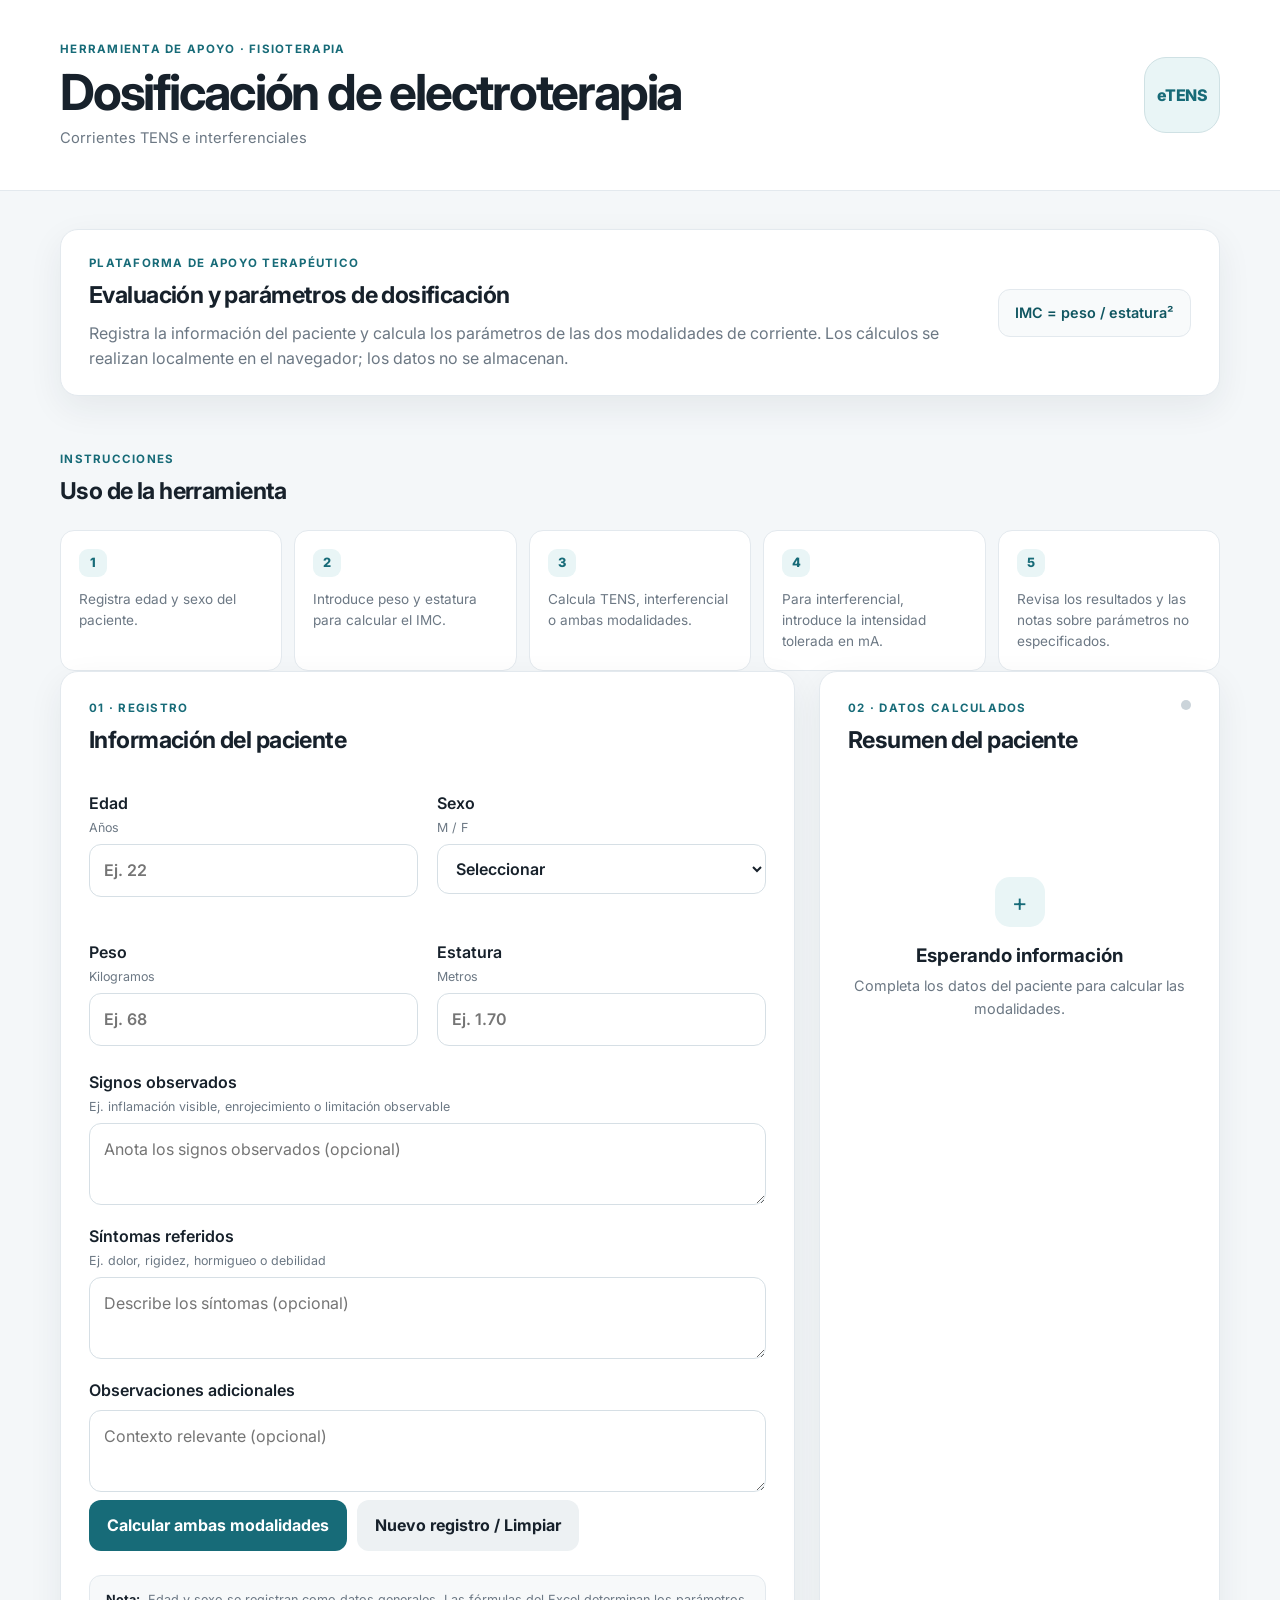
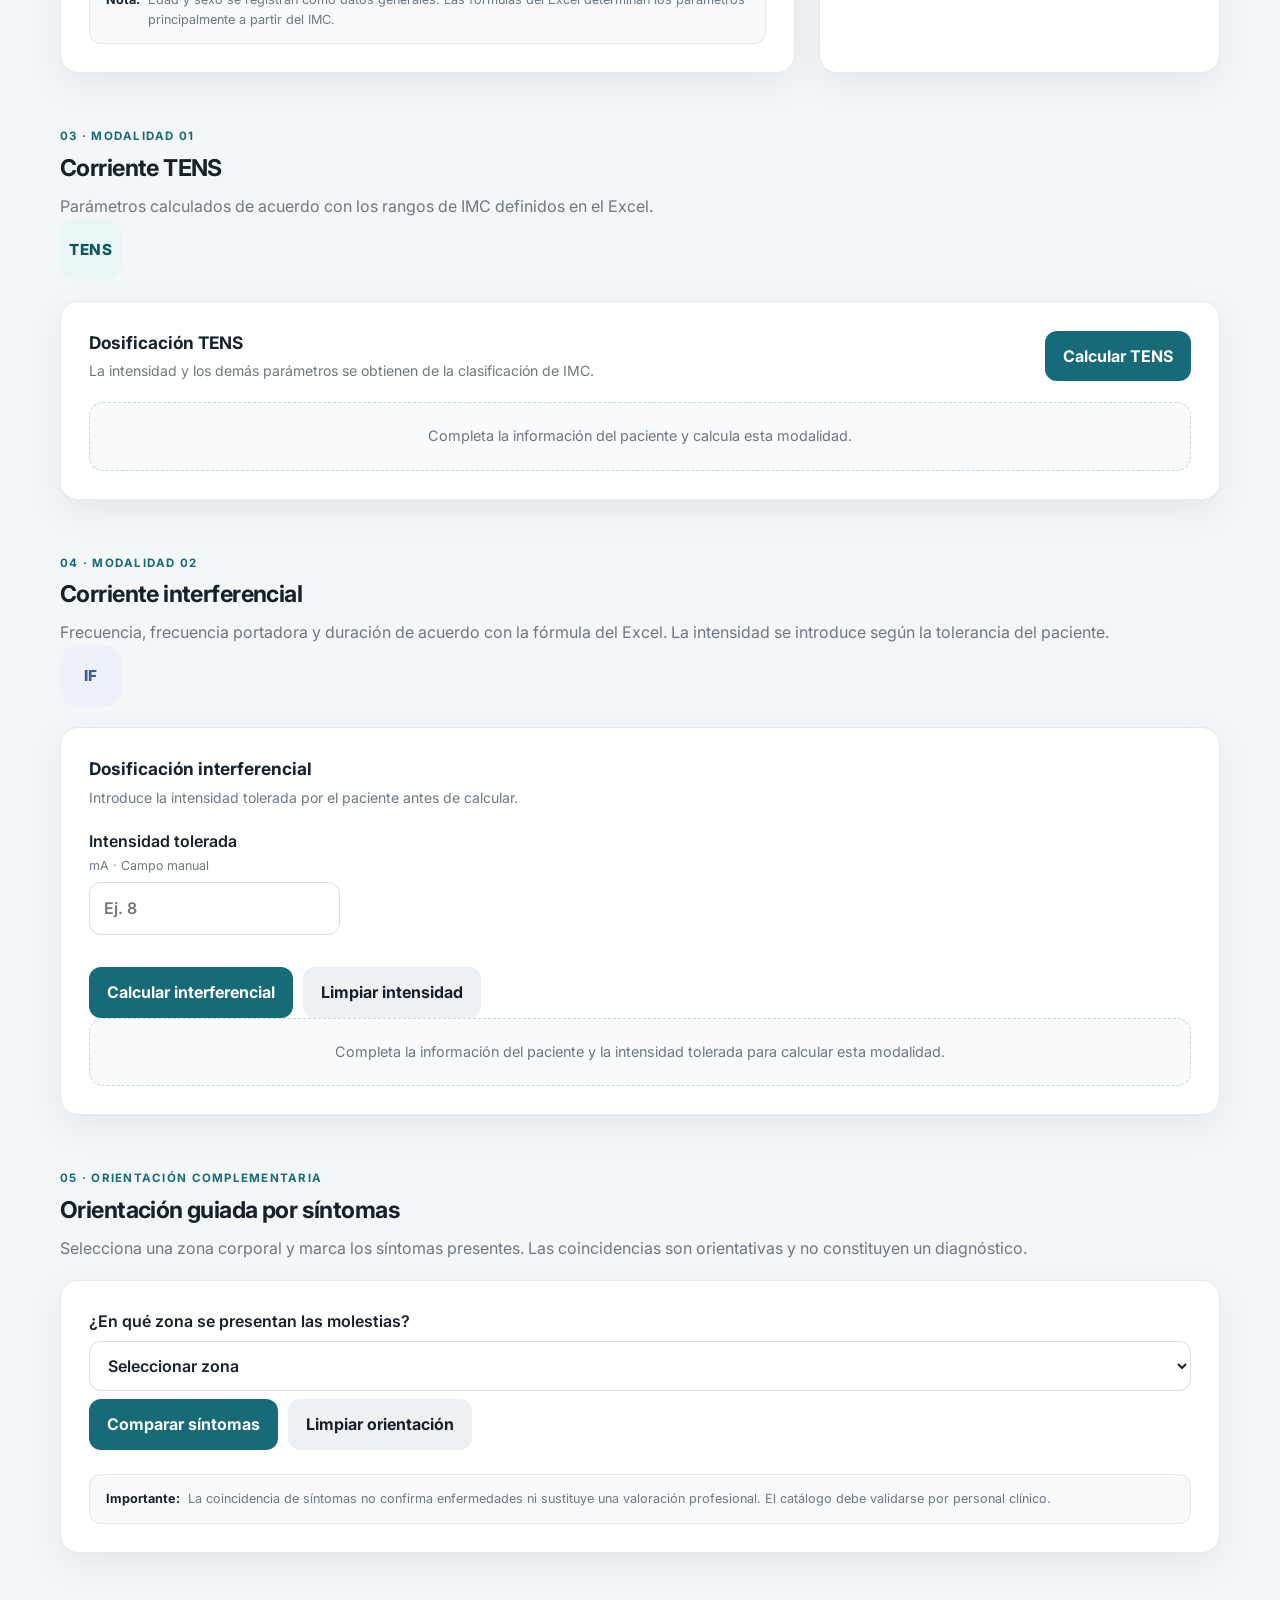
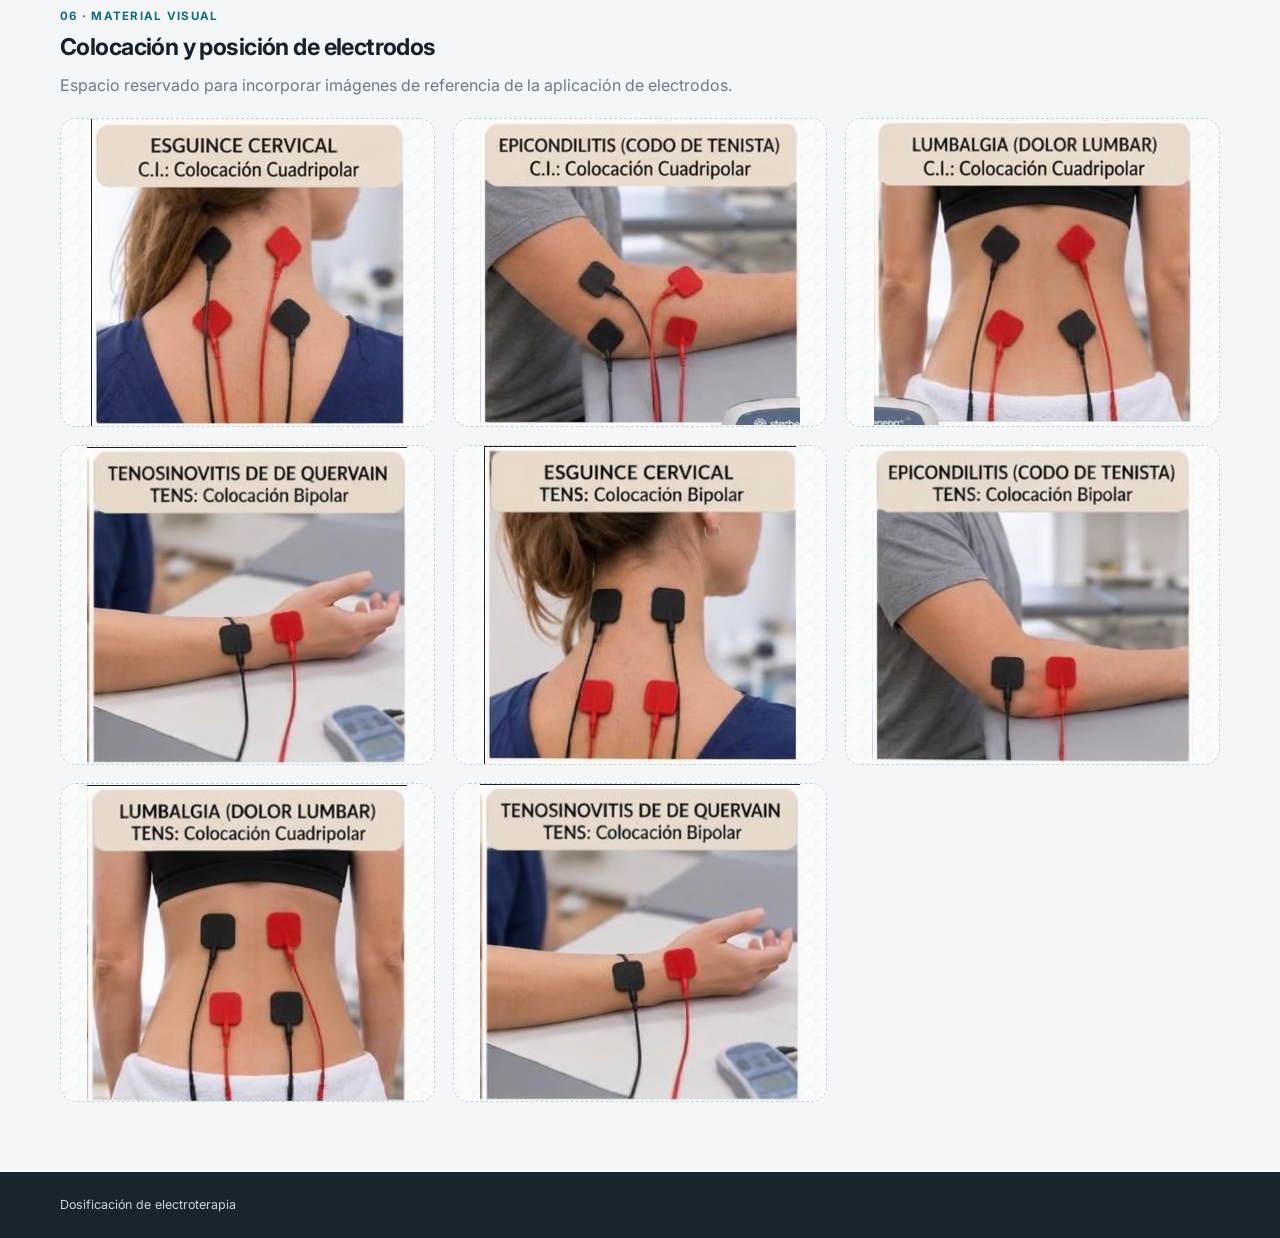
<file: index.html>
<!DOCTYPE html>
<html lang="es">

<head>
  <meta charset="UTF-8">
  <meta name="viewport" content="width=device-width, initial-scale=1.0">
  <meta name="description"
    content="Herramienta de apoyo para calcular parámetros de corrientes TENS e interferenciales.">
  <title>Electroterapia | Dosificación TENS e interferencial</title>
  <link rel="preconnect" href="https://fonts.googleapis.com">
  <link rel="preconnect" href="https://fonts.gstatic.com" crossorigin>
  <link href="https://fonts.googleapis.com/css2?family=Inter:wght@400;500;600;700&display=swap" rel="stylesheet">
  <link rel="stylesheet" href="styles.css">
</head>

<body>
  <header class="site-header">
    <div class="container header-inner">
      <div><span class="eyebrow">Herramienta de apoyo · Fisioterapia</span>
        <h1>Dosificación de electroterapia</h1>
        <p class="header-subtitle">Corrientes TENS e interferenciales</p>
      </div>
      <div class="brand-mark" aria-hidden="true">eTENS</div>
    </div>
  </header>
  <main class="container main-content">
    
    <section class="intro-card">
      <div><span class="section-kicker">Plataforma de apoyo terapéutico</span>
        <h2>Evaluación y parámetros de dosificación</h2>
        <p>Registra la información del paciente y calcula los parámetros de las dos modalidades de corriente. Los
          cálculos se realizan localmente en el navegador; los datos no se almacenan.</p>
      </div>
      <div class="formula-chip">IMC = peso / estatura²</div>
    </section>

    <section class="instructions-section">
      <div class="section-header">
        <div><span class="section-kicker">Instrucciones</span>
          <h2>Uso de la herramienta</h2>
        </div>
      </div>
      <div class="steps">
        <div class="step"><span>1</span>
          <p>Registra edad y sexo del paciente.</p>
        </div>
        <div class="step"><span>2</span>
          <p>Introduce peso y estatura para calcular el IMC.</p>
        </div>
        <div class="step"><span>3</span>
          <p>Calcula TENS, interferencial o ambas modalidades.</p>
        </div>
        <div class="step"><span>4</span>
          <p>Para interferencial, introduce la intensidad tolerada en mA.</p>
        </div>
        <div class="step"><span>5</span>
          <p>Revisa los resultados y las notas sobre parámetros no especificados.</p>
        </div>
      </div>
    </section>

    <section class="calculator-grid" id="patientSection">
      <div class="panel form-panel">
        <div class="panel-heading">
          <div><span class="section-kicker">01 · Registro</span>
            <h2>Información del paciente</h2>
          </div>
        </div>
        <form id="patientForm" novalidate>
          <div class="form-grid">
            <label class="field"><span>Edad</span><span class="field-hint">Años</span><input id="age" type="number"
                min="0" max="120" step="1" placeholder="Ej. 22" required><small class="error"
                id="ageError"></small></label>
            <label class="field"><span>Sexo</span><span class="field-hint">M / F</span><select id="sex" required>
                <option value="">Seleccionar</option>
                <option value="femenino">Femenino</option>
                <option value="masculino">Masculino</option>
              </select><small class="error" id="sexError"></small></label>
            <label class="field"><span>Peso</span><span class="field-hint">Kilogramos</span><input id="weight"
                type="number" min="1" max="500" step="0.1" placeholder="Ej. 68" required><small class="error"
                id="weightError"></small></label>
            <label class="field"><span>Estatura</span><span class="field-hint">Metros</span><input id="height"
                type="number" min="0.5" max="2.5" step="0.01" placeholder="Ej. 1.70" required><small class="error"
                id="heightError"></small></label>
          </div>
          <div class="form-grid patient-notes-grid">
            <label class="field field-full"><span>Signos observados</span><span class="field-hint">Ej. inflamación
                visible, enrojecimiento o limitación observable</span><textarea id="patientSigns" rows="2"
                placeholder="Anota los signos observados (opcional)"></textarea></label>
            <label class="field field-full"><span>Síntomas referidos</span><span class="field-hint">Ej. dolor, rigidez,
                hormigueo o debilidad</span><textarea id="patientSymptoms" rows="2"
                placeholder="Describe los síntomas (opcional)"></textarea></label>
            <label class="field field-full"><span>Observaciones adicionales</span><textarea id="patientNotes" rows="2"
                placeholder="Contexto relevante (opcional)"></textarea></label>
          </div>
          <div class="form-actions"><button class="btn btn-primary" type="submit">Calcular ambas
              modalidades</button><button class="btn btn-secondary" type="button" id="clearBtn">Nuevo registro /
              Limpiar</button></div>
        </form>
        <div class="note-box"><strong>Nota:</strong><span>Edad y sexo se registran como datos generales. Las fórmulas
            del Excel determinan los parámetros principalmente a partir del IMC.</span></div>
      </div>
      <aside class="panel summary-panel">
        <div class="panel-heading">
          <div><span class="section-kicker">02 · Datos calculados</span>
            <h2>Resumen del paciente</h2>
          </div><span class="status-dot" id="statusDot"></span>
        </div>
        <div class="empty-state" id="emptyState">
          <div class="empty-icon">+</div>
          <h3>Esperando información</h3>
          <p>Completa los datos del paciente para calcular las modalidades.</p>
        </div>
        <div class="summary-content hidden" id="summaryContent">
          <div class="bmi-card"><span>Índice de masa corporal</span><strong id="bmiValue">—</strong><span
              class="classification" id="classification">—</span></div>
          <div class="summary-list">
            <div><span>Edad</span><strong id="summaryAge">—</strong></div>
            <div><span>Sexo</span><strong id="summarySex">—</strong></div>
            <div><span>Peso</span><strong id="summaryWeight">—</strong></div>
            <div><span>Estatura</span><strong id="summaryHeight">—</strong></div>
          </div>
        </div>
      </aside>
    </section>

    <section class="modality-section" id="tensSection">
      <div class="section-header">
        <div><span class="section-kicker">03 · Modalidad 01</span>
          <h2>Corriente TENS</h2>
          <p>Parámetros calculados de acuerdo con los rangos de IMC definidos en el Excel.</p>
        </div><span class="modality-icon" aria-hidden="true">TENS</span>
      </div>
      <div class="panel modality-panel">
        <div class="modality-intro">
          <div>
            <h3>Dosificación TENS</h3>
            <p>La intensidad y los demás parámetros se obtienen de la clasificación de IMC.</p>
          </div><button class="btn btn-primary" type="button" id="calculateTensBtn">Calcular TENS</button>
        </div>
        <div class="empty-inline" id="tensEmpty">Completa la información del paciente y calcula esta modalidad.</div>
        <div class="hidden" id="tensResults">
          <div class="results-grid">
            <article class="result-card"><span class="result-label">E1 · IMC</span><strong
                id="tensBmi">—</strong><small>kg/m²</small></article>
            <article class="result-card"><span class="result-label">Clasificación</span><strong
                id="tensClass">—</strong></article>
            <article class="result-card"><span class="result-label">Frecuencia</span><strong
                id="tensFrequency">—</strong><small>Hz</small></article>
            <article class="result-card"><span class="result-label">Duración del pulso</span><strong
                id="tensPulse">—</strong><small>µs</small></article>
            <article class="result-card"><span class="result-label">Intensidad</span><strong
                id="tensIntensity">—</strong><small>mA</small></article>
            <article class="result-card"><span class="result-label">Duración de sesión</span><strong
                id="tensDuration">—</strong><small>minutos</small></article>
            <article class="result-card"><span class="result-label">Sesiones sugeridas</span><strong
                id="tensSessions">—</strong><small>sesiones</small></article>
            <article class="result-card"><span class="result-label">M1 · Resultado de intensidad</span><strong
                id="tensM1">—</strong><small>mA</small></article>
          </div>
          <div class="recommendation-card">
            <div class="recommendation-icon">i</div>
            <div><span class="result-label">Recomendación del Excel</span>
              <p id="tensRecommendation">—</p>
            </div>
          </div>
        </div>
      </div>
    </section>

    <section class="modality-section" id="interferentialSection">
      <div class="section-header">
        <div><span class="section-kicker">04 · Modalidad 02</span>
          <h2>Corriente interferencial</h2>
          <p>Frecuencia, frecuencia portadora y duración de acuerdo con la fórmula del Excel. La intensidad se introduce
            según la tolerancia del paciente.</p>
        </div><span class="modality-icon interferential-icon" aria-hidden="true">IF</span>
      </div>
      <div class="panel modality-panel">
        <div class="modality-intro">
          <div>
            <h3>Dosificación interferencial</h3>
            <p>Introduce la intensidad tolerada por el paciente antes de calcular.</p>
          </div>
        </div>
        <form id="interferentialForm" novalidate>
          <div class="form-grid interferential-input-grid">
            <label class="field"><span>Intensidad tolerada</span><span class="field-hint">mA · Campo manual</span><input
                id="interferentialIntensity" type="number" min="0.1" max="100" step="0.1" placeholder="Ej. 8"
                required><small class="error" id="interferentialIntensityError"></small></label>
          </div>
          <div class="form-actions"><button class="btn btn-primary" type="submit">Calcular
              interferencial</button><button class="btn btn-secondary" type="button" id="clearInterferentialBtn">Limpiar
              intensidad</button></div>
        </form>
        <div class="empty-inline" id="interferentialEmpty">Completa la información del paciente y la intensidad tolerada
          para calcular esta modalidad.</div>
        <div class="hidden" id="interferentialResults">
          <div class="results-grid">
            <article class="result-card"><span class="result-label">E1 · IMC</span><strong
                id="ifBmi">—</strong><small>kg/m²</small></article>
            <article class="result-card"><span class="result-label">Clasificación</span><strong id="ifClass">—</strong>
            </article>
            <article class="result-card"><span class="result-label">Frecuencia</span><strong
                id="ifFrequency">—</strong><small>Hz</small></article>
            <article class="result-card"><span class="result-label">Frecuencia portadora</span><strong
                id="ifCarrier">—</strong><small>Hz</small></article>
            <article class="result-card"><span class="result-label">Intensidad tolerada</span><strong
                id="ifIntensity">—</strong><small>mA</small></article>
            <article class="result-card"><span class="result-label">Duración de sesión</span><strong
                id="ifDuration">—</strong><small>minutos</small></article>
            <article class="result-card"><span class="result-label">Sesiones sugeridas</span><strong
                id="ifSessions">—</strong><small>sesiones</small></article>
            <article class="result-card"><span class="result-label">M1 · Resultado de intensidad</span><strong
                id="ifM1">—</strong><small>mA</small></article>
          </div>
          <div class="recommendation-card">
            <div class="recommendation-icon">i</div>
            <div><span class="result-label">Recomendación del Excel</span>
              <p id="ifRecommendation">—</p>
            </div>
          </div>
          <p class="formula-explanation" id="ifFrequencyNote"></p>
        </div>
      </div>
    </section>

    <section class="diagnosis-section" id="symptomGuideSection">
      <div class="section-header">
        <div><span class="section-kicker">05 · Orientación complementaria</span>
          <h2>Orientación guiada por síntomas</h2>
          <p>Selecciona una zona corporal y marca los síntomas presentes. Las coincidencias son orientativas y no
            constituyen un diagnóstico.</p>
        </div>
      </div>
      <div class="panel diagnosis-panel">
        <div class="form-grid"><label class="field field-full"><span>¿En qué zona se presentan las
              molestias?</span><select id="bodyZone">
              <option value="">Seleccionar zona</option>
              <option value="codo">Codo</option>
              <option value="cuello">Cuello</option>
              <option value="pulgar">Pulgar / muñeca</option>
              <option value="espalda">Espalda baja</option>
            </select></label></div>
        <div id="guidedQuestions" class="guided-questions hidden" aria-live="polite"></div>
        <div class="form-actions"><button class="btn btn-primary" type="button" id="compareSymptomsBtn">Comparar
            síntomas</button><button class="btn btn-secondary" type="button" id="clearDiagnosisBtn">Limpiar
            orientación</button></div>
        <div id="diagnosisResults" class="diagnosis-results hidden" aria-live="polite"></div>
        <div class="note-box"><strong>Importante:</strong><span>La coincidencia de síntomas no confirma enfermedades ni
            sustituye una valoración profesional. El catálogo debe validarse por personal clínico.</span></div>
      </div>
    </section>

    <section class="electrodes-section">
      <div class="section-header">
        <div><span class="section-kicker">06 · Material visual</span>
          <h2>Colocación y posición de electrodos</h2>
          <p>Espacio reservado para incorporar imágenes de referencia de la aplicación de electrodos.</p>
        </div>
      </div>
      <div class="image-grid">
        <figure class="image-placeholder">
          <div class="placeholder-icon"><img src="assets/images/CI5.png" alt="" srcset=""></div>
          <!--<figcaption><strong>Imagen 03</strong><span>Referencia adicional</span></figcaption>-->
        </figure>
        <figure class="image-placeholder">
          <div class="placeholder-icon"><img src="assets/images/CI6.png" alt="" srcset=""></div>
          <!--<figcaption><strong>Imagen 02</strong><span>Posición / zona de aplicación</span></figcaption>-->
        </figure>
        <figure class="image-placeholder">
          <div class="placeholder-icon"><img src="assets/images/CI7.png" alt="" srcset=""></div>
          <!--<figcaption><strong>Imagen 03</strong><span>Referencia adicional</span></figcaption>-->
        </figure>
        <figure class="image-placeholder">
          <div class="placeholder-icon"><img src="assets/images/TENS8.png" alt="" srcset=""></div>
          <!--<figcaption><strong>Imagen 02</strong><span>Posición / zona de aplicación</span></figcaption>-->
        </figure>
        <figure class="image-placeholder">
          <div class="placeholder-icon"><img src="assets/images/TENS5.png" alt="" srcset=""></div>
          <!--<figcaption><strong>Imagen 03</strong><span>Referencia adicional</span></figcaption>-->
        </figure>
        <figure class="image-placeholder">
          <div class="placeholder-icon"><img src="assets/images/TENS6.png" alt="" srcset=""></div>
          <!--<figcaption><strong>Imagen 03</strong><span>Referencia adicional</span></figcaption>-->
        </figure>
        <figure class="image-placeholder">
          <div class="placeholder-icon"><img src="assets/images/TENS7.png" alt="" srcset=""></div>
          <!--<figcaption><strong>Imagen 03</strong><span>Referencia adicional</span></figcaption>-->
        </figure>
        <figure class="image-placeholder">
          <div class="placeholder-icon"><img src="assets/images/TENS8.png" alt="" srcset=""></div>
          <!--<figcaption><strong>Imagen 03</strong><span>Referencia adicional</span></figcaption>-->
        </figure>
      </div>
    </section>
  </main>
  <footer class="site-footer">
    <div class="container"><span>Dosificación de electroterapia</span><span></span></div>
  </footer>
  <script src="script.js"></script>
</body>

</html>
</file>
<file: styles.css>
:root {
  --bg: #f4f7f9;
  --surface: #ffffff;
  --surface-soft: #f8fafb;
  --text: #17212b;
  --muted: #6c7884;
  --line: #e3e9ee;
  --primary: #176b78;
  --primary-dark: #105661;
  --primary-soft: #e9f5f6;
  --shadow: 0 12px 35px rgba(25, 45, 60, .07);
  --radius: 18px;
}

* { box-sizing: border-box; }

html { scroll-behavior: smooth; }

body {
  margin: 0;
  font-family: "Inter", system-ui, -apple-system, BlinkMacSystemFont, "Segoe UI", sans-serif;
  color: var(--text);
  background: var(--bg);
  line-height: 1.55;
}

button, input, select { font: inherit; }

.container {
  width: min(1160px, calc(100% - 40px));
  margin-inline: auto;
}

.site-header {
  background: var(--surface);
  border-bottom: 1px solid var(--line);
}

.header-inner {
  min-height: 190px;
  display: flex;
  align-items: center;
  justify-content: space-between;
  gap: 30px;
}

.eyebrow, .section-kicker {
  display: block;
  color: var(--primary);
  text-transform: uppercase;
  letter-spacing: .11em;
  font-size: .72rem;
  font-weight: 700;
}

h1, h2, h3, p { margin-top: 0; }

h1 {
  margin: 8px 0 8px;
  font-size: clamp(2rem, 4vw, 3.1rem);
  line-height: 1.05;
  letter-spacing: -.045em;
}

.header-inner p {
  margin: 0;
  max-width: 680px;
  color: var(--muted);
}

.brand-mark {
  width: 76px;
  height: 76px;
  border: 1px solid #cfe1e4;
  border-radius: 22px;
  display: grid;
  place-items: center;
  color: var(--primary);
  font-weight: 800;
  letter-spacing: -.04em;
  background: var(--primary-soft);
}

.main-content { padding: 38px 0 70px; }

.intro-card {
  padding: 25px 28px;
  background: var(--surface);
  border: 1px solid var(--line);
  border-radius: var(--radius);
  box-shadow: var(--shadow);
  display: flex;
  align-items: center;
  justify-content: space-between;
  gap: 25px;
  margin-bottom: 24px;
}

.intro-card h2, .panel h2, .section-header h2 {
  margin: 5px 0 7px;
  font-size: 1.45rem;
  letter-spacing: -.025em;
}

.intro-card p, .section-header p {
  margin: 0;
  color: var(--muted);
}

.formula-chip {
  flex: 0 0 auto;
  padding: 12px 16px;
  border-radius: 12px;
  background: var(--surface-soft);
  border: 1px solid var(--line);
  font-size: .9rem;
  font-weight: 600;
  color: var(--primary-dark);
}

.calculator-grid {
  display: grid;
  grid-template-columns: minmax(0, 1.65fr) minmax(310px, .9fr);
  gap: 24px;
}

.panel {
  background: var(--surface);
  border: 1px solid var(--line);
  border-radius: var(--radius);
  box-shadow: var(--shadow);
  padding: 28px;
}

.panel-heading {
  display: flex;
  justify-content: space-between;
  align-items: flex-start;
  margin-bottom: 25px;
}

.form-grid {
  display: grid;
  grid-template-columns: repeat(2, 1fr);
  gap: 19px;
}

.field {
  display: flex;
  flex-direction: column;
  gap: 7px;
  font-weight: 600;
}

.field-hint {
  color: var(--muted);
  font-size: .78rem;
  font-weight: 400;
  margin-top: -5px;
}

.field input, .field select {
  width: 100%;
  border: 1px solid #d6dfe5;
  border-radius: 12px;
  padding: 13px 14px;
  outline: none;
  background: #fff;
  color: var(--text);
  transition: border .18s, box-shadow .18s;
}

.field input:focus, .field select:focus {
  border-color: var(--primary);
  box-shadow: 0 0 0 4px rgba(23, 107, 120, .1);
}

.error {
  min-height: 17px;
  color: #b23b3b;
  font-size: .75rem;
  font-weight: 500;
}

.form-actions {
  display: flex;
  gap: 10px;
  margin-top: 8px;
}

.btn {
  border: 0;
  border-radius: 12px;
  padding: 13px 18px;
  cursor: pointer;
  font-weight: 700;
  transition: transform .15s, background .15s;
}

.btn:hover { transform: translateY(-1px); }

.btn-primary {
  color: #fff;
  background: var(--primary);
}

.btn-primary:hover { background: var(--primary-dark); }

.btn-secondary {
  color: var(--text);
  background: #edf1f3;
}

.note-box {
  display: flex;
  gap: 8px;
  margin-top: 24px;
  padding: 14px 16px;
  border-radius: 12px;
  background: #f7f9fa;
  color: var(--muted);
  font-size: .79rem;
  border: 1px solid var(--line);
}

.note-box strong { color: var(--text); }

.status-dot {
  width: 10px;
  height: 10px;
  border-radius: 50%;
  background: #cbd4da;
}

.status-dot.active { background: var(--primary); }

.empty-state {
  min-height: 315px;
  display: grid;
  place-content: center;
  text-align: center;
  color: var(--muted);
}

.empty-icon {
  width: 50px;
  height: 50px;
  margin: 0 auto 14px;
  display: grid;
  place-items: center;
  border-radius: 15px;
  color: var(--primary);
  background: var(--primary-soft);
  font-size: 1.5rem;
}

.empty-state h3 {
  margin-bottom: 5px;
  color: var(--text);
}

.empty-state p { margin: 0; font-size: .9rem; }

.hidden { display: none !important; }

.bmi-card {
  padding: 21px;
  border-radius: 15px;
  background: var(--primary-soft);
  border: 1px solid #d6ebed;
}

.bmi-card > span:first-child {
  display: block;
  color: var(--muted);
  font-size: .78rem;
}

.bmi-card strong {
  display: block;
  font-size: 2.65rem;
  line-height: 1.1;
  margin: 6px 0;
  letter-spacing: -.05em;
}

.classification {
  color: var(--primary-dark);
  font-weight: 700;
}

.summary-list {
  margin-top: 18px;
  border-top: 1px solid var(--line);
}

.summary-list div {
  display: flex;
  justify-content: space-between;
  gap: 15px;
  padding: 13px 0;
  border-bottom: 1px solid var(--line);
  font-size: .87rem;
}

.summary-list span { color: var(--muted); }

.results-section, .electrodes-section, .instructions-section {
  margin-top: 55px;
}

.section-header { margin-bottom: 20px; }

.results-grid {
  display: grid;
  grid-template-columns: repeat(4, 1fr);
  gap: 14px;
}

.result-card {
  background: var(--surface);
  border: 1px solid var(--line);
  border-radius: 15px;
  padding: 19px;
  box-shadow: 0 7px 25px rgba(25, 45, 60, .04);
  min-height: 130px;
}

.result-label {
  display: block;
  color: var(--muted);
  font-size: .73rem;
  font-weight: 700;
  text-transform: uppercase;
  letter-spacing: .06em;
}

.result-card strong {
  display: block;
  margin-top: 10px;
  font-size: 1.55rem;
  line-height: 1.2;
  letter-spacing: -.03em;
}

.result-card small {
  display: block;
  margin-top: 4px;
  color: var(--muted);
}

.recommendation-card {
  margin-top: 14px;
  display: flex;
  gap: 14px;
  align-items: flex-start;
  padding: 21px;
  border: 1px solid #d8e9eb;
  border-radius: 15px;
  background: var(--primary-soft);
}

.recommendation-icon {
  flex: 0 0 32px;
  height: 32px;
  display: grid;
  place-items: center;
  border-radius: 50%;
  background: #fff;
  color: var(--primary);
  font-weight: 800;
}

.recommendation-card p { margin: 7px 0 0; }

.image-grid {
  display: grid;
  grid-template-columns: repeat(3, 1fr);
  gap: 18px;
}

.image-placeholder {
  margin: 0;
  min-height: 260px;
  border: 1.5px dashed #c7d2d8;
  border-radius: 16px;
  background: var(--surface);
  display: flex;
  flex-direction: column;
  overflow: hidden;
}

.placeholder-icon {
  flex: 1;
  min-height: 190px;
  display: grid;
  place-items: center;
  color: #9ba8b0;
  background:
    linear-gradient(135deg, #f5f8f9 25%, transparent 25%) 0 0 / 18px 18px,
    linear-gradient(315deg, #f5f8f9 25%, transparent 25%) 0 0 / 18px 18px,
    #fafcfc;
  font-weight: 800;
  letter-spacing: .12em;
}

.image-placeholder figcaption {
  padding: 14px 16px;
  border-top: 1px solid var(--line);
  display: flex;
  flex-direction: column;
  gap: 2px;
}

.image-placeholder figcaption span {
  color: var(--muted);
  font-size: .82rem;
}

.media-note {
  margin-top: 14px;
  padding: 13px 15px;
  border-radius: 11px;
  background: var(--surface);
  border: 1px solid var(--line);
  color: var(--muted);
  font-size: .8rem;
}

code {
  padding: 2px 5px;
  border-radius: 5px;
  background: #eef2f4;
  color: var(--text);
}

.steps {
  display: grid;
  grid-template-columns: repeat(5, 1fr);
  gap: 12px;
}

.step {
  padding: 18px;
  border-radius: 14px;
  border: 1px solid var(--line);
  background: var(--surface);
}

.step span {
  display: grid;
  place-items: center;
  width: 28px;
  height: 28px;
  margin-bottom: 12px;
  border-radius: 9px;
  background: var(--primary-soft);
  color: var(--primary);
  font-weight: 800;
  font-size: .8rem;
}

.step p { margin: 0; font-size: .85rem; color: var(--muted); }

.step strong { color: var(--text); }

.source-note {
  margin-top: 38px;
  padding: 18px 20px;
  border-left: 3px solid var(--primary);
  background: var(--surface);
  border-radius: 0 12px 12px 0;
  color: var(--muted);
  font-size: .82rem;
}

.source-note strong { color: var(--text); }

.site-footer {
  background: #18252c;
  color: #cbd5da;
  padding: 23px 0;
  font-size: .78rem;
}

.site-footer .container {
  display: flex;
  justify-content: space-between;
  gap: 20px;
}

@media (max-width: 900px) {
  .calculator-grid { grid-template-columns: 1fr; }
  .results-grid { grid-template-columns: repeat(2, 1fr); }
  .steps { grid-template-columns: repeat(2, 1fr); }
}

@media (max-width: 650px) {
  .container { width: min(100% - 24px, 1160px); }
  .header-inner { min-height: 155px; }
  .brand-mark { display: none; }
  .intro-card { flex-direction: column; align-items: flex-start; }
  .form-grid, .image-grid, .results-grid, .steps { grid-template-columns: 1fr; }
  .panel { padding: 21px; }
  .form-actions { flex-direction: column; }
  .btn { width: 100%; }
  .site-footer .container { flex-direction: column; }
}


/* Nuevas secciones: registro de signos/síntomas, orientación guiada y AMF */
.field textarea {
  width: 100%; min-height: 82px; resize: vertical; border: 1px solid #d6dfe5;
  border-radius: 12px; padding: 13px 14px; outline: none; background: #fff; color: var(--text);
  font: inherit; font-weight: 400; transition: border .18s, box-shadow .18s;
}
.field textarea:focus { border-color: var(--primary); box-shadow: 0 0 0 4px rgba(23, 107, 120, .1); }
.field-full { grid-column: 1 / -1; }
.diagnosis-section, .amf-section { margin-top: 55px; }
.diagnosis-panel, .amf-panel { max-width: 100%; }
.guided-questions { margin-top: 22px; padding-top: 22px; border-top: 1px solid var(--line); }
.guided-questions h3 { margin-bottom: 8px; font-size: 1.05rem; }
.guided-questions > p { color: var(--muted); font-size: .88rem; }
.symptom-grid { display: grid; grid-template-columns: repeat(2, minmax(0, 1fr)); gap: 10px; margin-top: 15px; }
.symptom-option { display: flex; align-items: flex-start; gap: 10px; padding: 13px 14px; border: 1px solid var(--line); border-radius: 12px; background: var(--surface-soft); cursor: pointer; font-size: .9rem; font-weight: 500; }
.symptom-option input { margin-top: 5px; accent-color: var(--primary); }
.symptom-option:has(input:checked) { border-color: var(--primary); background: var(--primary-soft); }
.diagnosis-results { margin-top: 22px; padding-top: 22px; border-top: 1px solid var(--line); }
.diagnosis-results h3 { margin-bottom: 8px; }
.result-match { margin-top: 12px; padding: 16px; border: 1px solid var(--line); border-radius: 13px; background: var(--surface-soft); }
.result-match-head { display: flex; align-items: flex-start; justify-content: space-between; gap: 15px; }
.match-score { flex: 0 0 auto; padding: 5px 9px; border-radius: 999px; background: var(--primary-soft); color: var(--primary-dark); font-size: .78rem; font-weight: 700; }
.result-match p { margin: 8px 0 0; color: var(--muted); font-size: .88rem; }
.amf-result { margin-top: 20px; padding: 20px; border-radius: 14px; background: var(--primary-soft); border: 1px solid #d6ebed; }
.amf-result span { display: block; color: var(--muted); font-size: .82rem; }
.amf-result strong { display: block; margin-top: 4px; color: var(--primary-dark); font-size: 2rem; }
.formula-explanation { margin: 16px 0 0; color: var(--muted); font-size: .85rem; }
@media (max-width: 650px) { .symptom-grid { grid-template-columns: 1fr; } .result-match-head { flex-direction: column; } }

/* Identidad visual de las dos modalidades de electroterapia */
.header-subtitle { margin: 4px 0 0; color: #d4e5e8; font-size: .92rem; }
.modality-section { margin-top: 55px; }
.modality-icon { display: grid; place-items: center; flex: 0 0 auto; width: 62px; height: 62px; border-radius: 18px; background: var(--primary-soft); color: var(--primary-dark); font-size: .95rem; font-weight: 800; letter-spacing: .04em; }
.interferential-icon { background: #edf2fa; color: #405d88; }
.modality-panel { padding: 28px; }
.modality-intro { display: flex; justify-content: space-between; align-items: center; gap: 18px; margin-bottom: 20px; }
.modality-intro h3 { margin: 0 0 4px; font-size: 1.08rem; }
.modality-intro p { margin: 0; color: var(--muted); font-size: .88rem; }
.empty-inline { padding: 22px; border: 1px dashed #cbd8de; border-radius: 14px; color: var(--muted); background: var(--surface-soft); font-size: .9rem; text-align: center; }
.interferential-input-grid { max-width: 520px; }
.modality-panel .results-grid { margin-top: 22px; }
.modality-panel .recommendation-card { margin-top: 18px; }
.hidden { display: none !important; }
@media (max-width: 650px) {
  .modality-panel { padding: 20px; }
  .modality-intro { align-items: flex-start; flex-direction: column; }
  .modality-icon { width: 48px; height: 48px; border-radius: 14px; }
}
</file>
